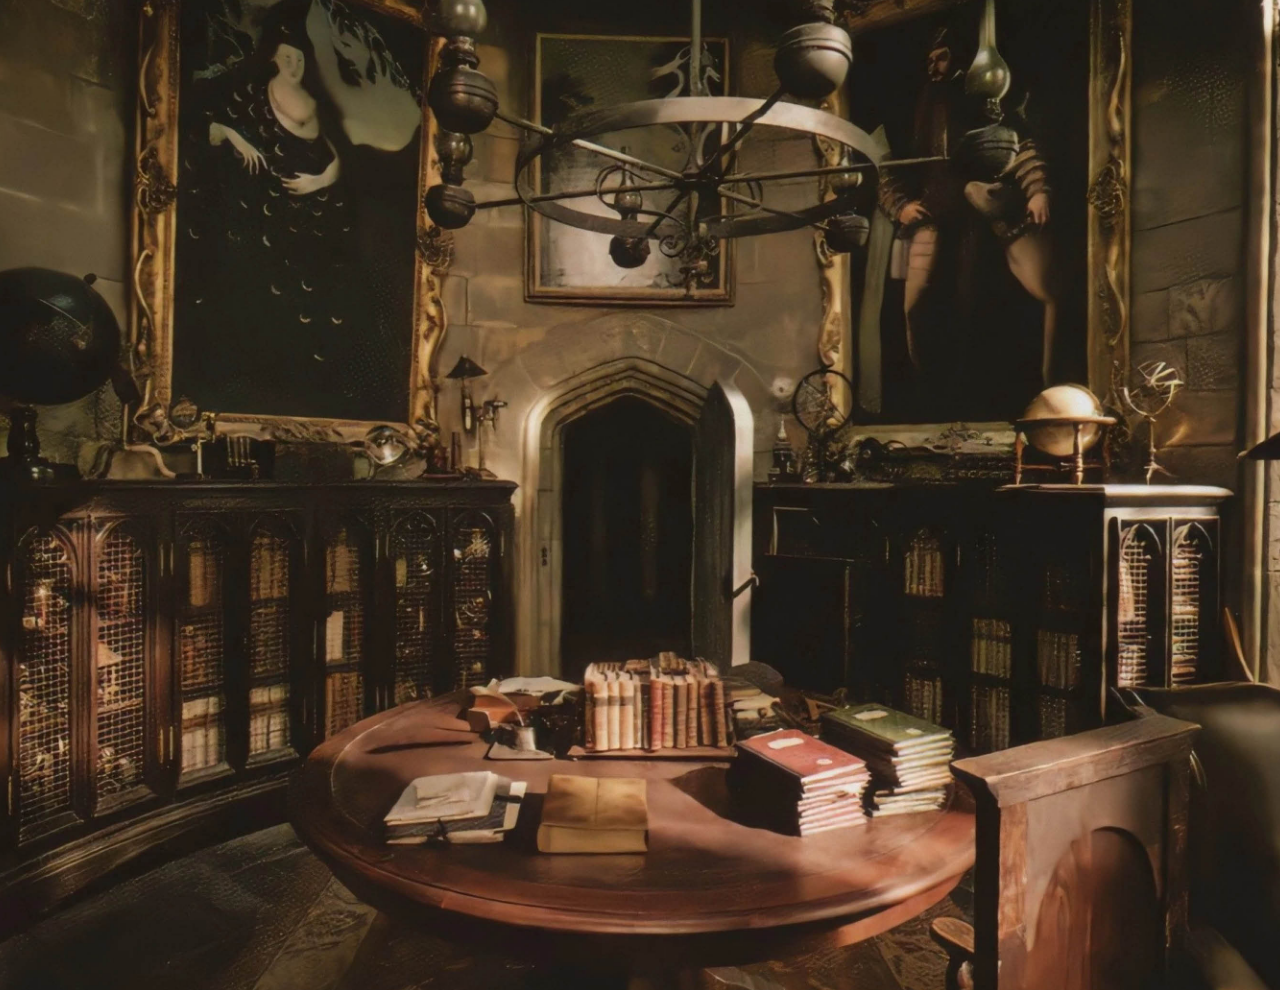
<file: html/ep5.html>
<!DOCTYPE html>
<html lang="en">
<head>
    <meta charset="UTF-8">
    <meta name="viewport" content="width=device-width, initial-scale=1.0">
    <title>Bink</title>

    <!-- favicon -->
    <link rel="icon" type="image/x-icon" href="../img/favicon.png">
    
    <!-- fontawesome -->
    <link rel="stylesheet" href="https://cdnjs.cloudflare.com/ajax/libs/font-awesome/6.5.1/css/all.min.css" integrity="sha512-DTOQO9RWCH3ppGqcWaEA1BIZOC6xxalwEsw9c2QQeAIftl+Vegovlnee1c9QX4TctnWMn13TZye+giMm8e2LwA==" crossorigin="anonymous" referrerpolicy="no-referrer" />
    
    <!-- style -->
    <link rel="stylesheet" href="../style.css">

    <!-- style2 -->
    <link rel="stylesheet" href="../styles.css">

</head>
<body>
    <!-- Menu -->
    <ul class="list listep">
      <li><a href="../index.html#diary" class="voice"><span class="fa-solid fa-arrow-left"></span></a></li>
    </ul>
    <div class="epcontainer">
      <div class="epslider">
        <section class="wrapper">
          <i class="fa-solid fa-arrow-left arrowbutton" id="prev"></i>
          <div class="image-container">
            <div class="epcarousel">
              <img src="../img/MCW/episodio2/01.jpg" alt="" />
              <img src="../img/MCW/episodio2/02.jpg" alt="" />
              <img src="../img/MCW/episodio2/02.jpg" alt="" />
              <img src="../img/MCW/episodio2/03.jpg" alt="" />
              <img src="../img/MCW/episodio2/04.jpg" alt="" />
              <img src="../img/MCW/episodio2/05.jpg" alt="" />
              <img src="../img/MCW/episodio2/06.jpg" alt="" />
              <img src="../img/MCW/episodio2/07.jpg" alt="" />
              <img src="../img/MCW/episodio2/08.jpg" alt="" />
              <img src="../img/MCW/episodio2/09.jpg" alt="" />
              <img src="../img/MCW/episodio2/10.jpg" alt="" />
              <img src="../img/MCW/episodio2/16.jpeg" alt="">
              <img src="../img/MCW/episodio2/11.jpg" alt="" />
              <img src="../img/MCW/episodio2/12.jpg" alt="" />
              <img src="../img/MCW/episodio2/13.jpg" alt="" />
              <img src="../img/MCW/episodio2/14.jpg" alt="" />
              <img src="../img/MCW/episodio2/15.jpg" alt="" />
            </div>
            <i class="fa-solid fa-arrow-right arrowbutton" id="next"></i>
          </div>
        </section>
      </div>
     <!--  <div class="epbuttons">
        <a class="epbutton previous active" href="ep4.html">precedente</a>
        <a class="epbutton following notactive" href="#">successivo</a>
      </div> -->
    </div>

    <!-- script -->
    <script src="../epscript.js"></script>
    
</body>
</html>
</file>
<file: styles.css>
body {
  font-family: "Arial", sans-serif;
  margin: 0;
  overflow-x: hidden;
  padding: 0;
  background-color:black;
  color: #fff;
}

:root {
  --white: #f2edea;
  --red: #ff4800;
  --black: #212121;
  --blackbg: #131313;
  --blackshadow: rgba(0, 0, 0, 1);
  --text-150: 14px;
  --text-200: 20px;
  --text-300: 30px;
  --text-400: 150px;
  --h1: 50px;
  --h2: 30px;
}


.box_header {
  display: flex;
  justify-content: space-around;
  align-items: center;
  background-color: var(--black);
}

.nav_buttons {
  display: flex;
  gap: 5px; 
  
}

.nav_buttons a {
  text-decoration: none;
  background-color: var(--black);
  color: var(--white);
  padding: 10px 10px;
  border-radius: 5px;
  font-size: 7rem;
  
}

.nav_buttons a:hover,
.nav_buttons .active {
  color: var(--red);
}

.logo img {
  width: 60%;
  margin: 30px;
  background-color: var(--black); 
  
}








.search {
  display: inline-block;
  margin-right: 40px;
  margin-bottom: 20px;
  
  
}



.search input{
  font-size: 2rem;
  border-radius: 7px;
  background-color: var(--black);
  border: 5px solid var(--white);
  padding: 10px 20px; 
  

}

.search button{
  font-size: 5rem;
  margin-left: 10px;
  background-color: var(--white);
  color: var(--red);
  border-radius: 5px;
  padding: 10px 10px;
}






main {
  padding-top: 70px;
}



section h2 {
  color: var(--red);
}

.hero {
    position: relative;
}

.hero-container {
    position: relative;
}

.hero-content {
    position: absolute;
    top: 20px;
    left: 20px;
    z-index: 1;
    color: var(--white); 
    
}

.hero-title {
    font-size: 3rem;
    margin-top: 170px;
    color: var(--red);
    
}

.hero-description {
    font-size: 1.4rem;
    margin-bottom: 20px;
    padding: 10px 10px;
    width: 30%;
    border: 4px solid var(--red);
}



.exp{
    background-color: var(--red);
    color: var(--white);
    padding: 10px 15px;
    font-size: 2em;
    border: none;
    cursor: pointer;
    transition: background-color 0.3s ease;
    border-radius: 5px;
    margin-top: 30px;
}

.hero button:hover {
    background-color: var(--black);
    color: #fff;
}

.hero video {
    width: 100%;
    height: auto;
    border-radius: 8px;
    object-fit: cover;
}


.media-item {
  
  transition: transform 0.3s ease;
}

.media-item:hover {
  transform: scale(1.1);
}







.movie-list,
.recommendation-list {
  display: flex;
  gap: 20px;
  scroll-snap-type: x mandatory;
  -webkit-overflow-scrolling: touch;
  margin-top: 20px;
}

.movie-item,
.recommendation-item {
  flex-shrink: 0;
  position: relative;
  width: calc(33.33% - 10px);
  overflow: hidden;
  scroll-snap-align: start;
}

.movie-item img,
.recommendation-item img {
  width: 100%;
  height: auto;
  border-radius: 8px;
  object-fit: cover;
}
.user-recommendations {
  overflow: hidden;
}

.recommendation-list {
  display: flex;
  animation: scrollAnimation 20s linear infinite;
  gap: 20px;
  margin-top: 30px;
}

.ot{
    font-size: 2rem;
    text-align: center;
}

.movie-item {
  flex-shrink: 0;
  position: relative;
  width: calc(33.33% - 20px);
  margin-right: 20px;
  overflow: hidden;
}

.movie-item img {
  width: 100%;
  height: auto;
  border-radius: 8px;
  object-fit: cover;
}

@keyframes scrollAnimation {
  0% {
    transform: translateX(0%);
  }
  100% {
    transform: translateX(-100%);
  }
}



.featured h2 {
  font-size: 3rem;
  text-align: center;
}

.popular-movies h2,
.user-recommendations h2,
.today-choice h2 {
  font-size: 2rem;
  text-align: center;
}

.carousel-nav {
  display: flex;
  justify-content: space-between;
  margin: 10px 20px;
}

.prev-btn,
.next-btn {
  background-color: #333;
  color: #fff;
  padding: 10px;
  border: none;
  cursor: pointer;
  border-radius: 5px;
  margin: 20px 20px;
}

.about {
  display: flex;
  margin-top: 20px;
  justify-content: space-between;
}

.about img {
  width: 50%;
  height: 50%;
  margin-left: 20px;
  border: solid 3px var(--red);
}

.text_ab h2, .text_ab h3 {
  width: 70%;
  margin-left: 80px;
  font-size: var(--text-300);
}

.text_ab p {
  font-size: var(--text-200);
}

.text_ab button {
  margin: 30px 70px;
  padding: 10px 20px;
  background-color: var(--red);
  color: white;
  border: none;
  border-radius: 8px;
  font-size: 2rem;
  transition: background-color 0.3s ease;
}

.text_ab button:hover {
  opacity: 70%;
  cursor: url('img/pointer.png'), pointer;
}



.prev-btn:hover,
.next-btn:hover {
  color: var(--red);
}

.today-choice {
  text-align: center; 
}

.fixed-images {
  display: flex;
  gap: 20px;
  margin: 0 -10px; 
}

.fixed-item {
  
  width: 33.33%; 
  box-sizing: border-box;
  position: relative;
  overflow: hidden;
}

.fixed-item img {
  width: 100%;
  height: auto;
  border-radius: 8px;
  object-fit: cover;
  transition: transform 0.3s ease; 
}

.overlay {
  position: absolute;
  top: 0;
  left: 0;
  width: 100%;
  height: 100%;
  background-color: rgba(0, 0, 0, 0.7);
  display: flex;
  flex-direction: column;
  justify-content: center;
  align-items: center;
  opacity: 0;
  transition: opacity 0.3s ease;
}

.overlay-text {
  color: #fff;
  font-size: 1.2em;
  margin-bottom: 10px;
}

.overlay-button {
  background-color: #ffcc00;
  color: #333;
  padding: 10px 15px;
  font-size: 1em;
  border: none;
  cursor: pointer;
  transition: background-color 0.3s ease;
}

.fixed-item:hover img {
  transform: scale(1.1); 
}

.fixed-item:hover .overlay {
  opacity: 1;
}

.featured h2 {
  font-size: 3rem;
  text-align: center;
}

.popular-movies h2 {
  font-size: 2rem;
  text-align: center;
}

.user-recommendations {
  font-size: 2rem;
  text-align: center;
}

.details-container {
  display: flex;
  align-items: center;
  justify-content: space-between;
}

.details-container img {
  width: 40%;
  max-width: 300px;
  border-radius: 8px;
}

.details-info {
  width: 55%;
  padding-left: 20px;
}

.details-info h3 {
  margin-top: 0;
}

.details-info p {
  margin-bottom: 15px;
}

.details-info button {
  background-color: #ffcc00;
  color: #333;
  padding: 10px 15px;
  font-size: 1em;
  border: none;
  cursor: pointer;
  transition: background-color 0.3s ease;
}

.details-info button:hover {
  background-color: #333;
  color: #fff;
}


.team {
  display: flex;
  flex-wrap: wrap;
  justify-content: space-around;
  align-items: center;
}

.diaryitems {
  display: flex;
  flex-wrap: wrap;
  justify-content: space-around;
  align-items: center;
}

.team-member {
  text-align: center;
  position: relative; 
  width: 300px; 
  height: 400px; 
  padding: 20px;
  background-color: #fff;
  border-radius: 10px;
  border: solid 2px #124559ff;
  box-shadow: 0 0 10px rgba(0, 0, 0, 0.1);
  margin: 7rem; 
}

.team-member:hover {
  cursor: url('img/pointer.png'), pointer;
}

.team-member img {
  width: 100%;
  height: 100%;
  object-fit: cover;
  margin-bottom: 10px;
}

.number {
  position: absolute;
  top: 50%;
  left: 50%;
  transform: translate(-50%, -50%);
  font-size: 5rem;
  color: var(--red); 
}

.dd{
  margin-left: 3rem;
  color: var(--red);
  font-size: 3rem;
  margin-top: 100px;
}

.tx {
  padding: 20px;
  background-color: #fff;
  border-radius: 10px;
  border: solid 2px #124559ff;
  box-shadow: 0 0 10px rgba(0, 0, 0, 0.1);
  margin-top: 20px;
  text-align: center;
}

.tx .button {
  text-decoration: none;
  display: inline-block; 
  padding: 10px 20px; 
  background-color: #124559ff;
  color: #fff;
  border-radius: 5px;
  transition: background-color 0.3s ease;
  margin: 10px 10px;
}


  .pt{
    text-align: center;
    
    
  }

  .pt h2{
    font-size: 3rem;
    
  }

  .pt p{
    font-size: 2rem;
  }


  .modal {
    display: none;
    position: fixed;
    z-index: 1000;
    left: 0;
    top: 0;
    width: 100%;
    height: 100%;
    overflow: auto;
    background-color: rgb(0,0,0);
    background-color: rgba(0,0,0,0.4);
  }
  
  .modal-content {
    background-color: #fefefe;
    margin: 15% auto;
    padding: 20px;
    border: 1px solid #888;
    width: 80%;
  }
  
  .close {
    color: #aaaaaa;
    float: right;
    font-size: 28px;
    font-weight: bold;
  }
  
  .close:hover,
  .close:focus {
    color: #000;
    text-decoration: none;
    cursor: url('img/pointer.png'), pointer;
  }


  .container-12 {
    text-align: center;
}

.directors {
    margin-bottom: 3rem;
    margin-top: 3rem;
}

.directors img {
    width: 8rem;
    height: 8rem;
    margin: 0 10px;
}

.graphics {
    display: inline-block;
}

.graphic-row {
    display: flex;
    justify-content: center;
    margin-bottom: 20px;
}

.graphic-row img {
  width: 8rem;
  height: 8rem;
    margin: 0 10px;
}

.storyteller img {
  width: 8rem;
  height: 8rem;
    margin-bottom: 20px;
}

.graphic-row-2{
  display: flex;
  justify-content: center;
  margin-bottom: 20px;
}

.graphic-row-2 img {
  width: 8rem;
  height: 8rem;
  margin: 0 10px;
}

.gr{
  margin-top: 2rem;
}






@media only screen and (min-width: 3020px) {
  .search {
    margin-left: 2920px;
    display: inline-block;
  }

  .list {
    top: 0;
    width: 100%;
    position: fixed;
    padding: 30px;
    background-color: var(--black);
    z-index: 10;
    display: flex;
    flex-direction: row;
    align-items: baseline;
}

  .hero-title {
    margin-top: 200px;
    font-size: 12rem;
     
  }

  .about {
    display: flex;
    margin-top: 150px;
    justify-content: space-between;
  }
  
  .about img {
    width: 70%;
    height: 70%;
    margin-left: 20px;
    border: solid 3px var(--red);
  }

  .text_ab h2, .text_ab p, .text_ab h3 {
    width: 70%;
    margin-left: 80px;
    font-size: 6rem;
  }
  
  .text_ab button {
    margin: 30px 70px;
    padding: 10px 20px;
    background-color: var(--red);
    color: white;
    border: none;
    border-radius: 8px;
    font-size: 5rem;
    cursor: pointer;
    transition: background-color 0.3s ease;
  }

  .team-member {
    text-align: center;
    position: relative;
    width: 300px; 
    height: 400px; 
    padding: 20px;
    background-color: #fff;
    border-radius: 10px;
    border: solid 2px #124559ff;
    box-shadow: 0 0 10px rgba(0, 0, 0, 0.1);
    margin: 7rem; 
  }

  .hero-description {
    width: 40%;
    font-size: 5rem;
  }

  .dd{
    margin-left: 3rem;
    color: var(--red);
    font-size: 7rem;
    margin-top: 30rem;
  }

  .team-member img {
    width: 100%;
    height: 100%;
    object-fit: cover;
    margin-bottom: 10px;
  }
  
  .number {
    position: absolute;
    top: 50%;
    left: 50%;
    transform: translate(-50%, -50%);
    font-size: 20rem;
    color: var(--red); 
  }

  .testo{
    font-size: 5rem;
    width: 70%;
    margin-top: 15rem;
    
  }

  .container-12 {
    text-align: center;
}

.directors {
    margin-bottom: 20rem;
    margin-top: 20rem;
}

.directors img {
    width: 20rem;
    height: 20rem;
    margin: 0 10px;
}

.graphics {
    display: inline-block;
}

.graphic-row {
    display: flex;
    justify-content: center;
    margin-bottom: 20px;
}

.graphic-row img {
    width: 20rem;
    height: 20rem;
    margin: 0 10px;
}

.storyteller img {
    width: 150px;
    height: 150px;
    margin-bottom: 20px;
}

.graphic-row-2{
  display: flex;
  justify-content: center;
  margin-bottom: 20px;
}

.graphic-row-2 img {
  width: 20rem;
  height: 20rem;
  margin: 0 10px;
}

.gr{
  margin-top: 20rem;
}

  .search input{
    font-size: 5rem;
    border-radius: 7px;
    background-color: black;
    border: 5px solid white;
    padding: 10px 20px; 
    color: white;
    
  
  }

  .hero button {
    background-color: #ffcc00;
    color: #333;
    padding: 15px 20px;
    font-size: 7rem;
    border: none;
    cursor: pointer;
    transition: background-color 0.3s ease;
    border-radius: 5px;
    margin-top: 30px;
}

.hero button:hover {
    background-color: #333;
    color: #fff;
}

.hero video {
    width: 100%;
    height: auto;
    border-radius: 8px;
    object-fit: cover;
}
  
  
.prev-btn,
.next-btn {
  background-color: #333;
  color: #fff;
  padding: 10px;
  font-size: 5rem;
  margin-top: 5px;
  border: none;
  cursor: pointer;
}
  
  nav ul {
    list-style-type: none;
    gap: 70px;
    margin-left: 20px;
    
    padding: 0;
    display: flex;
  }
  
  nav ul li a  {
    display: inline-block;
    
  }

  .team-member {
    text-align: center;
    width: 500px;
    height: 500px; 
    padding: 20px;
    
    border-radius: 10px;
    
    box-shadow: 0 0 10px rgba(0, 0, 0, 0.1);
    
  }
  
  .team-member img {
    width: 100%;
    height: 200%;
    object-fit: cover; 
    margin-bottom: 10px;
  }

/*   #team {
    
    padding: 30px 0;
    display: flex;
    justify-content: space-around;
    align-items: center;
    gap: 5px;
    margin-bottom: 100px;
  } */
  
 

  .tx{
    padding: 20px;
    
    border-radius: 10px;
    border: solid 2px orange;
    box-shadow: 0 0 10px rgba(0, 0, 0, 0.1);
    margin-top: 20px;
  }

  .pt{
    text-align: center;
    
    
  }

  .ot{
    text-align: center;
    font-size: 5rem;
  }

  .pt h2{
    font-size: 5rem;
    margin-top: 600px;
    
  }

  .pt p{
    font-size: 4rem;
  }
  
  
  
  nav a {
    text-decoration: none;
    color: #fff;
    font-size: 7rem;
    transition: color 0.3s ease;
    
  }

  .footer .socials a {
    padding: 0 10px;
    font-weight: 400;
    font-size: 10rem;
}

.footer .privacy span {
    padding: 0 20px;
    color: var(--white);
    font-weight: 400;
    font-size: 7rem;
    cursor: pointer;
}
}


/* @media only screen and (max-width: 780px) {

  body {
    overflow: auto;
  }
  .search {
    margin-left: 0;
  }

  .hero-title {
    margin-top: 70px;
    font-size: 3rem;
  }

  .hero-description {
    width: 100%;
    font-size: 2rem;
  }

  .movie-item .tv-show-list img,
  .recommendation-list img {
    width: calc(50% - 20px);
  }
}
 */
</file>
<file: style.css>
/* reset */
* {
    margin: 0;
    padding: 0;
    box-sizing: border-box;
    list-style: none;
    outline: none;
    border: none;
    text-decoration: none;
  }
  
/* root */
:root {
    --white: #f2edea;
    --orange: #ff4800;
    --black: #212121;
    --blackbg: #131313;
    --blackshadow: rgba(0, 0, 0, 1);
    --text-150: 14px;
    --text-200: 20px;
    --text-300: 30px;
    --text-400: 150px;
    --h1: 50px;
    --h2: 30px;
}
  
/* style */
body {
  font-family: 'GT Planar VF', sans-serif;
  overflow: hidden;
  cursor: url('img/cursor.png'), auto;
}

a:hover {
    cursor: url('img/pointer.png'), pointer !important;
}

.regia {
    font-size: var(--text-200);
    font-weight: 800;
}
  
.home-section {
  background-size: 101vw;
  background-image: url('img/Sfondi/02\ meta2024\ sfumata.jpg');
  /* Aggiungi altre regole di stile se necessario */
  background-repeat: no-repeat;
}
  
/* Stili CSS del menu */
.list {
    top: 0;
    width: 100%;
    position: fixed;
    padding: 30px;
    background-color: var(--black);
    z-index: 10;
    display: flex;
    flex-direction: row;
    align-items: baseline;
}
  
.list .voice {
    color: var(--white);
    font-size: var(--text-200);
    padding: 0 20px;
    font-weight: 400;
}

.list .voice:hover {
    color: var(--orange);
}

.list .logovoice img {
    width: 6vw;
    height: auto;
}

.list .logovoice {
    display: block;
    height: 100%;
}
  
/* .list .logoNone {
    display: none;
}

.list .logoBlock {
    display: block;
} */

/* Stili CSS delle sezioni */
ul {
    list-style: none;
}

.section {
    opacity: 1;
    position: fixed;
    left: 0;
    top: 0;
    right: 0;
    bottom: 0;
    z-index: 0;
    overflow-y: auto;
    overflow-x: hidden;
    transition: all 0.3s ease;
}

.section.back-section {
    z-index: 1;
}

.section.active {
    z-index: 2;
    opacity: 1;
    animation: slideSection 2s ease;
}
  
@keyframes slideSection {
    0% {
        display: none;
    }
    100% {
        display: block;
    }
}

.hidden {
    display: none !important;
}

.main {
    margin-top: 7vh;
}

.main .maincontainer {
  margin-left: 3vw;
}

.main h1 {
    color: var(--orange);
    font-weight: 600;
    font-size: 55px;
}

.main .homedescription {
    font-size: var(--text-200);
    color: var(--white);
    width: 800px;
    margin-top: 20px;
}

.button {
    margin-top: 40px;
}

.maincontent {
  margin-top: 10vh;
  display: flex;
}

.maincontent .homedescription {
  width: 50vw;
}

.maincontent .maindesc {
  margin-left: 3vw;
}

.diaryitems img {
    border-radius: 10px;
}

.button a {
    background-color: var(--orange);
    color: var(--black);
    font-size: 25px;
    font-weight: 600;
    padding: 15px 50px;
    border-radius: 10px;
}

.button a i {
    padding: 0 10px;
}

.button a:hover {
    opacity: 70%;
}

/* slider */
.episode-title {
    font-size: var(--text-200);
    color: var(--white);
    font-weight: 500;
    margin: 1vh 0;
}

.epdescription {
    font-size: var(--text-150);
    color: var(--white);
    font-weight: 400;
    margin-bottom: 3vh;
    height: 80px;
}

.image {
    display: flex;
    justify-content: center;
    align-items: center;
}

.image img {
    border-radius: 10px;
}

.slider {
    display: flex;
}
  
/* Stile generale della card */
.card-episode {
    margin-top: 70px;
    margin-right: 20px;
    max-width: 18vw;
}

/* Stile dell'anteprima video nella card */
.preview {
    width: 100%;
    height: auto;
}

/* Stile del pulsante play nella card */
.start {
    font-size: 24px;
    color: var(--white);
    cursor: pointer;
    position: absolute;
    z-index: 100;
}

.image .start-none {
    display: none;
}

.image .start-block {
    display: block;
}

.start:hover {
    color: var(--black);
}
  
/* Stile della popup video */
.video-popup {
    display: none;
    position: fixed;
    top: 0;
    left: 0;
    width: 100%;
    height: 100%;
    background: rgba(0, 0, 0, 0.5);
    justify-content: center;
    align-items: center;
    z-index: 10000;
}

.openpopup {
    display: flex;
}

.video-popup-inner {
    background: var(--black);
    padding: 20px;
    border-radius: 10px;
    width: 40%;
}
  
/* Stile del pulsante di chiusura della popup */
.video-popup-close {
    font-size: 24px;
    color: var(--white);
    z-index: 1000;
    align-self: end;
    cursor: url('img/pointer.png'), pointer;
}

.video-popup-close:hover {
    animation: closerotate 0.5s ease-in-out;
}

@keyframes closerotate {
    0% {transform: rotate(0deg);}
    0% {transform: rotate(90deg);}
}

.video-popup-body {
    display: flex;
    justify-content: center;
    align-items: center;
    flex-direction: column;
    padding: 30px;
}
  
/* .video-popup-body {
    margin: 30px 10px 0 10px;
} */

/* Stile del video nella popup */
/* .pp-thumbnail {
    width: 100%;
    height: auto;
    margin-top: 10px;
    margin: 10px;
} */

/* Stile delle informazioni del video nella popup */
.video-popup-info {
    /* margin-bottom: 40px; */
    width: auto;
}

.video-popup-content {
    display: flex;
    justify-content: center;
    align-items: center;
    flex-direction: column;
}

.video-popup-content .button {
    margin-top: 0;
}
  
/* Altri stili specifici del tuo layout */
/* .video-body {
    Stili specifici della tua struttura
} */
  
.details-title {
    /* Stili specifici della tua struttura */
    color: var(--white);
    font-size: var(--text-300);
    font-weight: 500;
    text-align: center;
    margin-bottom: 20px;
}

.details-description {
    /* Stili specifici della tua struttura */
    color: var(--white);
    font-size: var(--text-200);
    font-weight: 400;
    text-align: center;
}

.video {
    display: none;
}

.button-none {
    display: none;
}

.image a {
    display: inline;
}
  
/* .buttonpopup
 */
/* slider */
  
.footer {
    width: 100%;
    margin: 20px 0 0 0;
    display: flex;
    flex-direction: row;
    justify-content: space-between;
    padding: 50px 50px;
}

.footer .socials a {
    color: var(--white);
}

.footer .socials a {
    padding: 0 10px;
    font-weight: 400;
    font-size: var(--text-200);
}

.footer .socials a:hover {
    color: var(--orange);
}

.footer .privacy span {
    padding: 0 20px;
    color: var(--white);
    font-weight: 400;
    font-size: var(--text-200);
}

.footer .privacy span:hover {
    color: var(--orange);
    cursor: url('img/pointer.png'), pointer;
}
  
/* film */
/* .diary {
    background-color: var(--black);
    color: var(--white);
} */

.bold {
  width: 50vw;
  font-weight: 800;
  font-size: var(--text-300) !important;
}

.diary .container {
  margin-top: 25vh;
}

.diaryprimeandmo h3 {
  margin-left: 3vw;
  margin-top: 10vh;
  display: flex;
  height: 20vh;
  align-items: flex-end;
}
/* meta */

.diary {
    background-image: url('img/Sfondi/01\ diario\ di\ bordo\ sfumata.jpg');
    background-repeat: no-repeat;
    background-position: cover;
    background-size: 101vw;
}

.diary .container .cover {
    height: 550px;
    width: 520px;
    background-image: url('img/Diario/coverdiary.webp');
}

.meta {
    /* background-image: url('img/Sfondi/02\ meta2024\ sfumata.jpg');
    background-repeat: no-repeat;
    background-position: cover;
    background-size: 101vw; */
    background-color: var(--black);
}

.coverdiary {
    width: -webkit-fill-available;
    border-radius: 10px;
}

.modal-content {
    border-radius: 10px;
}

.diary .movie-item img {
    width: 300px;
    height: auto;
}

.meta .container .cover {
    background-image: url('img/Meta24/Meta24.webp');
}

.home .maincontainer .cover {
    background-image: url('img/MCW/MessyCrazyWorld.webp');
}

.metacontentblock {
    display: none;
}

.metacontent .block {
    display: block;
}

.meta .metatitle {
    margin-left: 3vw;
    display: flex;
    height: 20vh;
    align-items: flex-end;
}
  
/* .team, .identity {
    background-color: var(--blackbg);
} */

/* .pippo {
    height: 100vh;
    width: 100vw;
} */

/* .diary {
    background-size: 100vw 250vh;
    background-repeat: no-repeat;
} */

.container {
    display: flex;
    height: 65vh;
    align-items: center;
    margin-left: 3vw;
}

.meta .container {
    height: 84vh;
}
  
.container-content {
    /* margin: 120px 0 8vh 50px; */
    display: flex;
    flex-direction: row;
}

.cast {
    width: 50vw;
    font-size: var(--text-200);
}
  
.section .cover {
    width: 382px;
    height: 400px;
    background-image: url(img/Backstage/backstage-07.jpg);
    background-size: cover;
    border-radius: 10px;
    background-position: center center;
}

.details {
    display: flex;
    flex-direction: column;
    width: 70%;
    margin-left: 30px;
}

.title {
    font-size: var(--h1);
    color: var(--orange);
}
  
.section .description {
    margin-top: 20px;
    color: var(--white);
    font-size: var(--text-200);
    width: 50vw;
}

.rates {
    margin-top: 20px;
}

.rates .star {
    color: var(--white);
    font-size: var(--text-300);
    margin-right: 10px;
}
  
/*   .read-more {
      color: var(--orange);
      font-size: var(--text-300);
      cursor: pointer;
  } */

/*   .not-visible {
      display: none;
  }
  
  .visible {
      display: block;
  } */
  
.credits {
    margin-top: 30px;
    color: var(--white);
    font-size: var(--text-300);
}

.identity img {
    width: 101vw;
    height: auto;
}
  
.identity {
    background-color: var(--black);
}
  
.showdescription {
    font-size: var(--text-150);
    font-weight: 800;
    color: var(--white);
    border: 1px solid var(--white);
    /* background-color: var(--orange); */
    padding: 15px;
    border-radius: 10px;
}
  
.showdescription:hover {
    border: 1px solid var(--orange);
    color: var(--orange);
}
  
.line {
    content: '';
    width: 100%;
    height: 1px;
    background-color: var(--white);
    display: block;
    margin-bottom: 10px;
}

/*   @media screen and (max-width: 1920px) {
    .container {
        width: 80vh;
    }
    .meta .container {
        width: 100vh;
    }
  } */

.meta .footer {
    margin: 0;
}

.epcontainer {
    max-width: 100vw;
    max-height: 100vh;
    display: flex;
    flex-direction: column;
    align-items: center;
}

.epcontainer .epslider, .epcontainer .epvideo {
    height: 100vh;
    display: flex;
    justify-content: center;
    align-items: center;
}

.epcontainer .epbuttons {
    display: flex;
    justify-content: center;
    align-items: center;
    height: 20vh;
    width: 80vw;
}

.epbuttons .epbutton {
    background-color: var(--orange);
    color: var(--black);
    font-size: 25px;
    font-weight: 600;
    padding: 15px 50px;
    border-radius: 10px;
    margin: 5vw;
}

.epbuttons .epbutton.active:hover {
    opacity: 70%;
}

.notactive {
    opacity: 70%;
}

.team {
    background-image: url(img/Sfondi/03_messy_crazy_world_sfumata.jpg);
    background-repeat: no-repeat;
    background-position: cover;
    background-size: 101vw;
}

.wrapper {
    display: flex;
    max-width: 1920px;
    width: 1920px;
    height: 1080px;
    background: transparent;
    align-items: center;
    justify-content: center;
    position: relative;
    border-radius: 12px;
    box-shadow: 0 5px 10px rgba(0, 0, 0, 0.1);
}

.wrapper i.arrowbutton {
  position: absolute;
  top: 50%;
  transform: translateY(-50%);
  height: 36px;
  width: 36px;
  background-color: var(--black);
  border-radius: 50%;
  text-align: center;
  line-height: 36px;
  color: var(--white);
  font-size: 15px;
  transition: all 0.3s linear;
  z-index: 100;
  cursor: url('img/pointer.png'), pointer;
}

i.arrowbutton:active {
  transform: scale(0.94) translateY(-50%);
}

i#prev {
  left: 25px;
}

i#next {
  right: 25px;
}

.image-container {
  max-width: 1920px;
  width: 1920px;
  height: 1080px;
  overflow: hidden;
}

.image-container .epcarousel {
  display: flex;
  width: 1920px;
  height: 1080px;
  transition: all 0.4s ease;
}

.epcarousel img {
    margin-top: 3vh;
    width: 1920px;
    height: 1080px;
  /* border: 10px solid #fff; */
}

video.episode {
    width: 100vw;
    height: 100vh;
}

.team h1 {
    font-size: var(--text-300);
    margin-bottom: 20px;
    color: var(--orange);
}

.team p {
  font-size: var(--text-200);
  margin-bottom: 40px;
  color: var(--orange);
}

.teamsection {
  display: flex;
  flex-wrap: wrap;
  justify-content: center;
}

.team-member {
  margin: 10px;
  text-align: center;
}

.team-member img {
  width: 150px;
  height: 150px;
  /* border-radius: 50%; */
  margin-bottom: 10px;
}

.team-member p {
  margin: 0;
}

.list .active {
    color: var(--orange);
}

.logohover {
    display: none;
}

.team .teamsection .team-member {
    background-color: transparent;
    border: none;
    width: 400px;
    height: 400px;
}

.team .teamsection .team-member img {
    object-fit: none;
}

.teamtitle {
    margin-top: 20vh;
    margin-left: 10vh;
}

#team {
    display: block;
}

.listep {
    background: transparent;
}

.metacontent .diaryitems img {
    width: 101vw;
    height: auto;
}

.inizio img, .pvp img, .research img, .hermes img {
    width: 101vw;
    height: auto;
}

.inizio, .pvp, .research, .hermes {
    background-color: var(--black);
}
</file>
